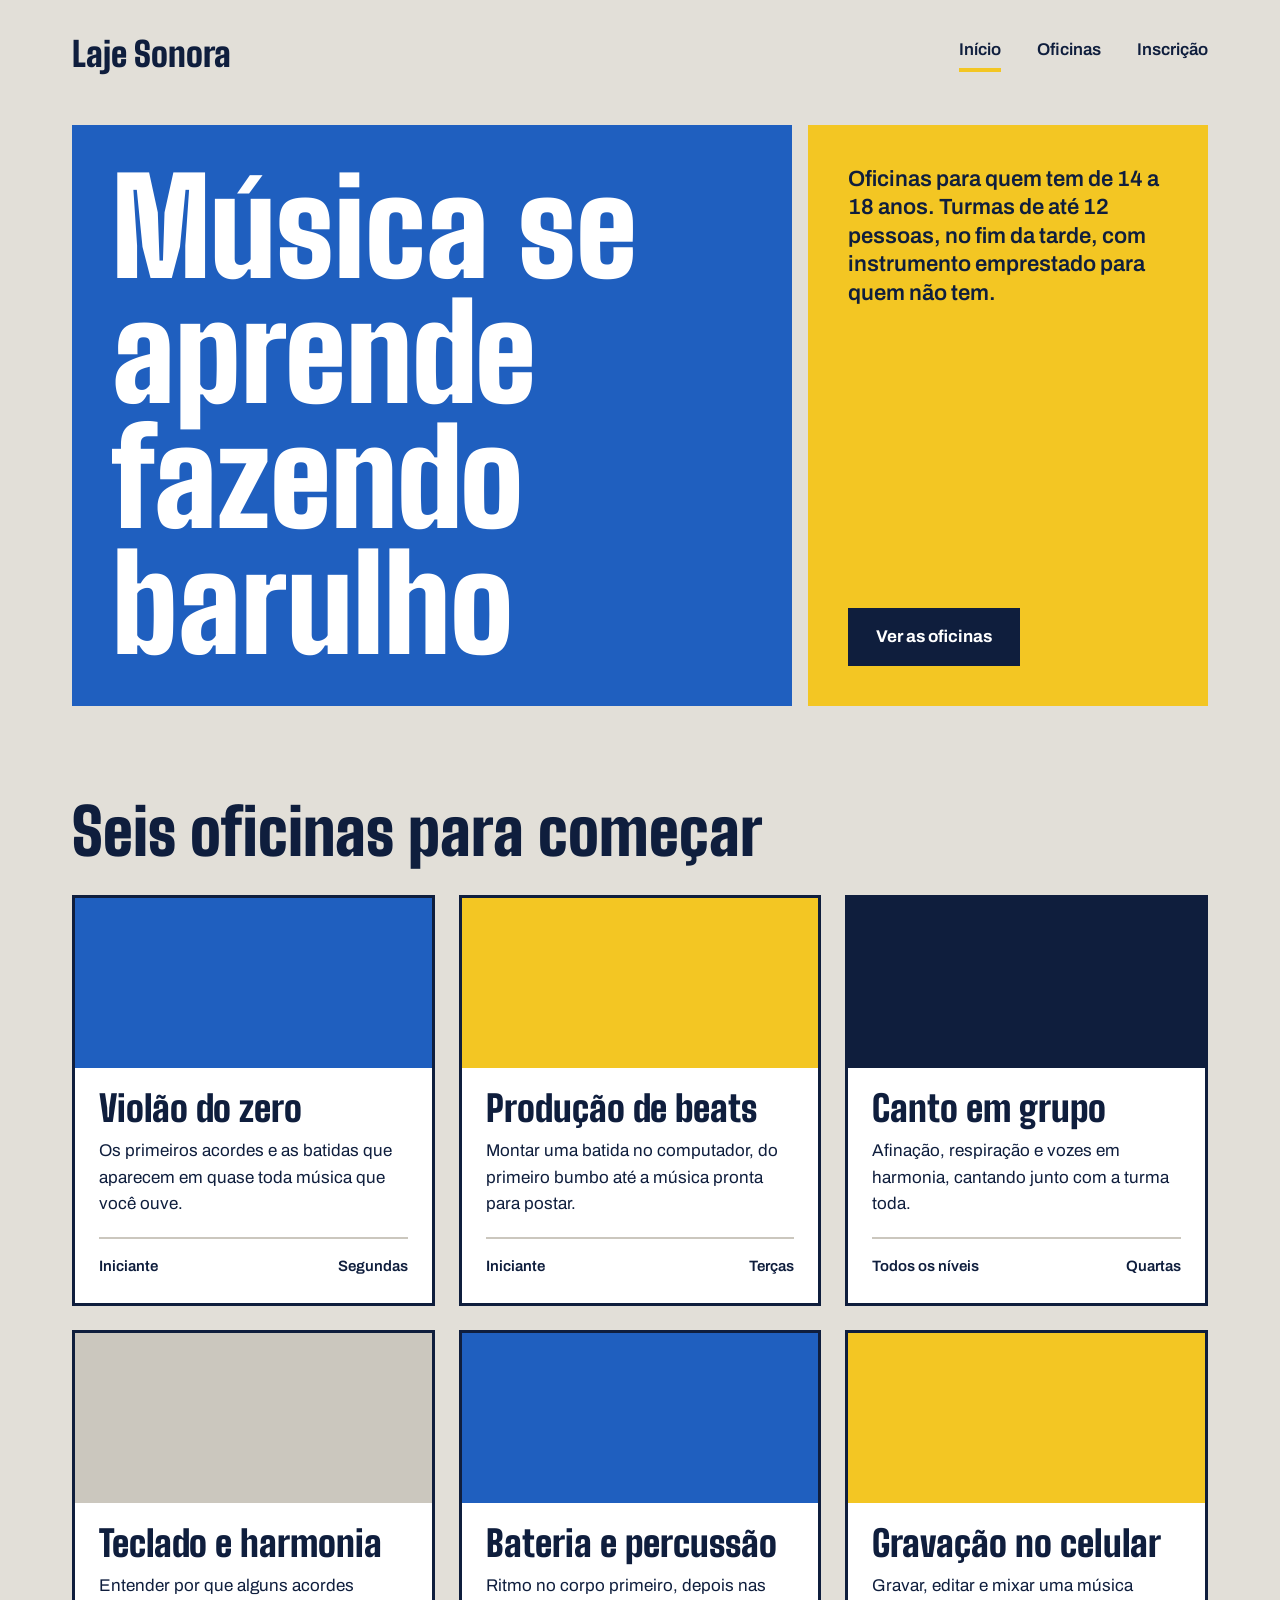
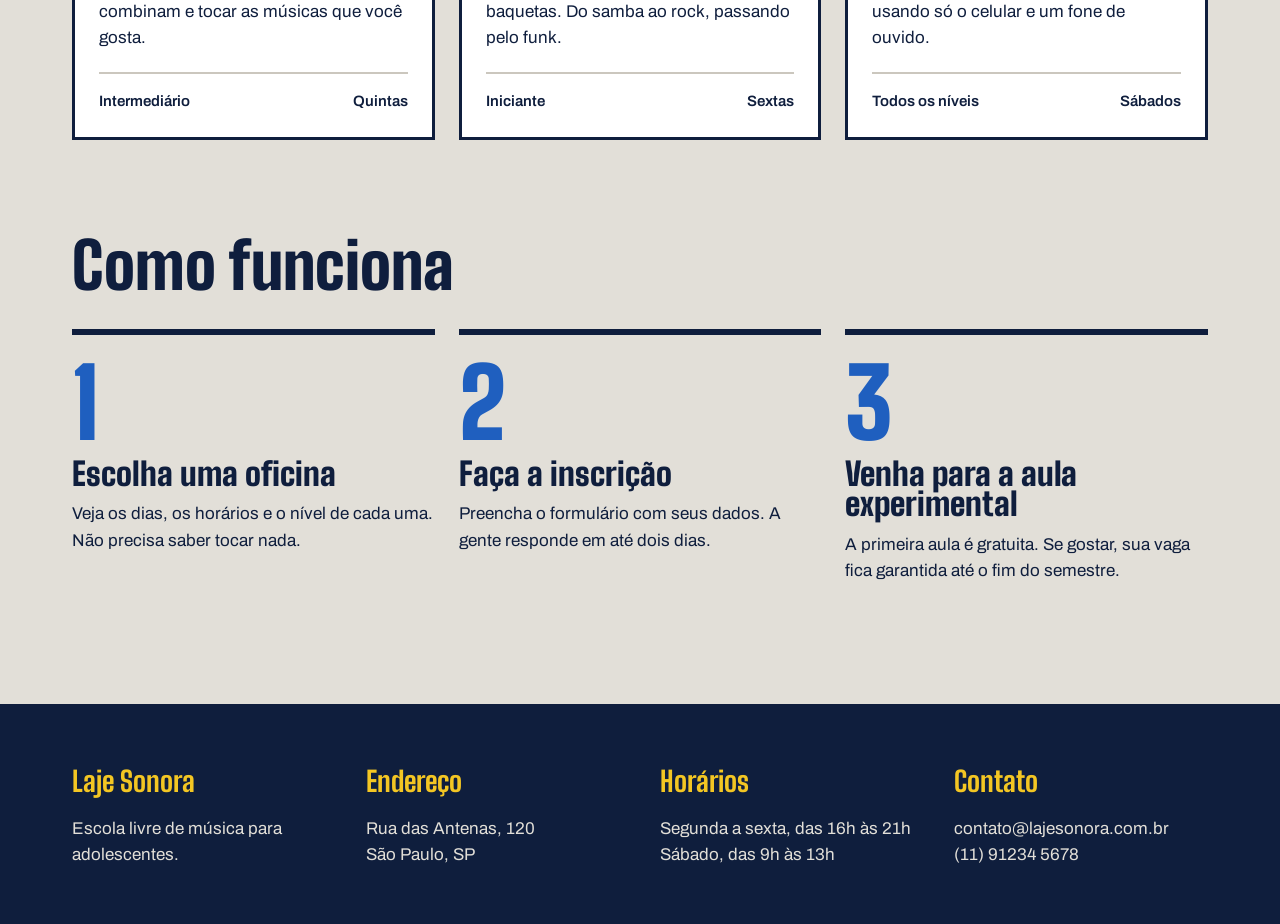
<file: index.html>
<!DOCTYPE html>
<html lang="pt-BR">
<head>
    <meta charset="UTF-8">
    <meta name="viewport" content="width=device-width, initial-scale=1.0">
    <link rel="preconnect" href="https://fonts.googleapis.com">
    <link rel="preconnect" href="https://fonts.gstatic.com" crossorigin>
    <link href="https://fonts.googleapis.com/css2?family=Archivo:ital,wght@0,100..900;1,100..900&family=Big+Shoulders:opsz,wght@10..72,100..900&display=swap" rel="stylesheet">
    <link rel="stylesheet" href="index.css">
    <title>Laje Sonora | Início</title>
</head>
<body>
    <header class="conteudo topo">
        <a href="index.html" class="logo">Laje Sonora</a>
        <nav class="menu">
            <a href="index.html" class="atual">Início</a>
            <a href="oficinas.html">Oficinas</a>
            <a href="inscricao.html">Inscrição</a>
        </nav>
    </header>

    <main>
        <section class="conteudo cartazes">
            <div class="cartaz cartaz-principal">
                <h1>Música se aprende fazendo barulho</h1>
            </div>
            <div class="cartaz cartaz-lateral">
                <p>Oficinas para quem tem de 14 a 18 anos. Turmas de até 12 pessoas, no fim da tarde, com instrumento emprestado para quem não tem.</p>
                <a href="oficinas.html" class="botao">Ver as oficinas</a>
            </div>
        </section>

        <section class="conteudo secao">
            <h2 class="titulo-secao">Seis oficinas para começar</h2>
            <div class="cards">
                <article class="card">
                    <div class="foto foto-azul"></div>
                    <div class="card-texto">
                        <h3>Violão do zero</h3>
                        <p>Os primeiros acordes e as batidas que aparecem em quase toda música que você ouve.</p>
                        <div class="card-info">
                            <span>Iniciante</span>
                            <span>Segundas</span>
                        </div>
                    </div>
                </article>

                <article class="card">
                    <div class="foto foto-amarela"></div>
                    <div class="card-texto">
                        <h3>Produção de beats</h3>
                        <p>Montar uma batida no computador, do primeiro bumbo até a música pronta para postar.</p>
                        <div class="card-info">
                            <span>Iniciante</span>
                            <span>Terças</span>
                        </div>
                    </div>
                </article>

                <article class="card">
                    <div class="foto foto-tinta"></div>
                    <div class="card-texto">
                        <h3>Canto em grupo</h3>
                        <p>Afinação, respiração e vozes em harmonia, cantando junto com a turma toda.</p>
                        <div class="card-info">
                            <span>Todos os níveis</span>
                            <span>Quartas</span>
                        </div>
                    </div>
                </article>

                <article class="card">
                    <div class="foto"></div>
                    <div class="card-texto">
                        <h3>Teclado e harmonia</h3>
                        <p>Entender por que alguns acordes combinam e tocar as músicas que você gosta.</p>
                        <div class="card-info">
                            <span>Intermediário</span>
                            <span>Quintas</span>
                        </div>
                    </div>
                </article>

                <article class="card">
                    <div class="foto foto-azul"></div>
                    <div class="card-texto">
                        <h3>Bateria e percussão</h3>
                        <p>Ritmo no corpo primeiro, depois nas baquetas. Do samba ao rock, passando pelo funk.</p>
                        <div class="card-info">
                            <span>Iniciante</span>
                            <span>Sextas</span>
                        </div>
                    </div>
                </article>

                <article class="card">
                    <div class="foto foto-amarela"></div>
                    <div class="card-texto">
                        <h3>Gravação no celular</h3>
                        <p>Gravar, editar e mixar uma música usando só o celular e um fone de ouvido.</p>
                        <div class="card-info">
                            <span>Todos os níveis</span>
                            <span>Sábados</span>
                        </div>
                    </div>
                </article>
            </div>
        </section>

        <section class="conteudo secao">
            <h2 class="titulo-secao">Como funciona</h2>
            <div class="passos">
                <div class="passo">
                    <p class="passo-numero">1</p>
                    <h3>Escolha uma oficina</h3>
                    <p>Veja os dias, os horários e o nível de cada uma. Não precisa saber tocar nada.</p>
                </div>

                <div class="passo">
                    <p class="passo-numero">2</p>
                    <h3>Faça a inscrição</h3>
                    <p>Preencha o formulário com seus dados. A gente responde em até dois dias.</p>
                </div>

                <div class="passo">
                    <p class="passo-numero">3</p>
                    <h3>Venha para a aula experimental</h3>
                    <p>A primeira aula é gratuita. Se gostar, sua vaga fica garantida até o fim do semestre.</p>
                </div>
            </div>
        </section>
    </main>

    <footer class="rodape">
        <div class="conteudo rodape-colunas">
            <div class="rodape-coluna">
                <h4>Laje Sonora</h4>
                <p>Escola livre de música para <br> adolescentes.</p>
            </div>
            <div class="rodape-coluna">
                <h4>Endereço</h4>
                <p>Rua das Antenas, 120 <br> São Paulo, SP</p>
            </div>
            <div class="rodape-coluna">
                <h4>Horários</h4>
                <p>Segunda a sexta, das 16h às 21h<br> Sábado, das 9h às 13h</p>
            </div>
            <div class="rodape-coluna">
                <h4>Contato</h4>
                <p>contato@lajesonora.com.br<br>(11) 91234 5678</p>
            </div>
        </div>
    </footer>
</body>
</html>
</file>
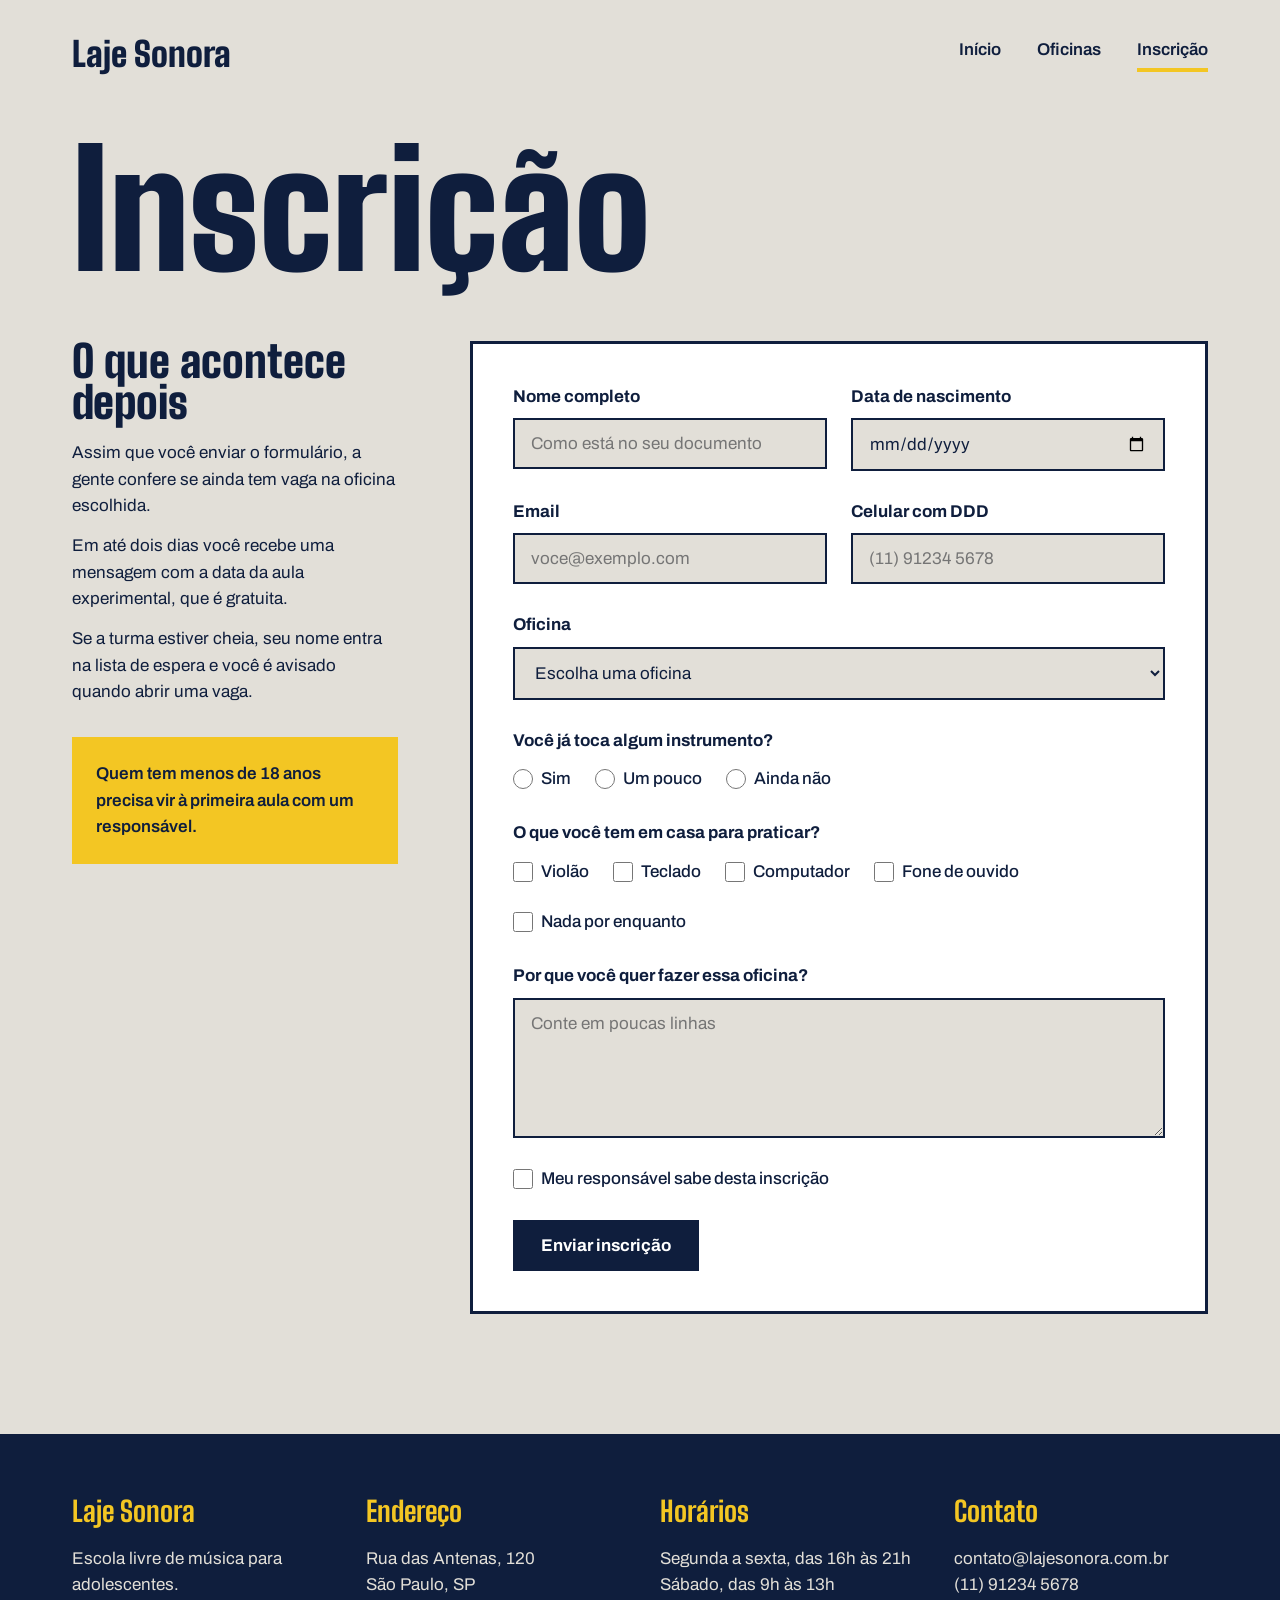
<file: inscricao.html>
<!DOCTYPE html>
<html lang="pt-BR">
<head>
    <meta charset="UTF-8">
    <meta name="viewport" content="width=device-width, initial-scale=1.0">
    <link rel="preconnect" href="https://fonts.googleapis.com">
    <link rel="preconnect" href="https://fonts.gstatic.com" crossorigin>
    <link href="https://fonts.googleapis.com/css2?family=Archivo:ital,wght@0,100..900;1,100..900&family=Big+Shoulders:opsz,wght@10..72,100..900&display=swap" rel="stylesheet">
    <link rel="stylesheet" href="inscricao.css">
    <title>Laje Sonora | Inscrição</title>
</head>
<body>
    <header class="conteudo topo">
        <a href="index.html" class="logo">Laje Sonora</a>
        <nav class="menu">
            <a href="index.html">Início</a>
            <a href="oficinas.html">Oficinas</a>
            <a href="inscricao.html" class="atual">Inscrição</a>
        </nav>
    </header>

    <main class="conteudo">
        <h1 class="titulo-pagina">Inscrição</h1>

        <div class="inscricao">
            <section class="explicacao">
                <h2>O que acontece depois</h2>
                <p>Assim que você enviar o formulário, a gente confere se ainda tem vaga na oficina escolhida.</p>
                <p>Em até dois dias você recebe uma mensagem com a data da aula experimental, que é gratuita.</p>
                <p>Se a turma estiver cheia, seu nome entra na lista de espera e você é avisado quando abrir uma vaga.</p>
                <p class="aviso">Quem tem menos de 18 anos precisa vir à primeira aula com um responsável.</p>
            </section>

            <form class="formulario" action="#" method="post">
                <div class="linha">
                    <div class="campo">
                        <label for="nome">Nome completo</label>
                        <input type="text" id="nome" name="nome" placeholder="Como está no seu documento" required>
                    </div>

                    <div class="campo">
                        <label for="nascimento">Data de nascimento</label>
                        <input type="date" id="nascimento" name="nascimento" required>
                    </div>
                </div>

                <div class="linha">
                    <div class="campo">
                        <label for="email">Email</label>
                        <input type="email" id="email" name="email" placeholder="voce@exemplo.com" required>
                    </div>

                    <div class="campo">
                        <label for="telefone">Celular com DDD</label>
                        <input type="tel" id="telefone" name="telefone" placeholder="(11) 91234 5678" required>
                    </div>
                </div>

                <div class="campo">
                    <label for="oficina">Oficina</label>
                    <select id="oficina" name="oficina" required>
                        <option value="">Escolha uma oficina</option>
                        <option value="violao">Violão do zero</option>
                        <option value="beats">Produção de beats</option>
                        <option value="canto">Canto em grupo</option>
                        <option value="teclado">Teclado e harmonia</option>
                        <option value="bateria">Bateria e percussão</option>
                        <option value="gravacao">Gravação no celular</option>
                    </select>
                </div>

                <fieldset class="grupo">
                    <legend>Você já toca algum instrumento?</legend>
                    <div class="opcoes">
                        <div class="opcao">
                            <input type="radio" id="tocaSim" name="toca" value="sim">
                            <label for="tocaSim">Sim</label>
                        </div>

                        <div class="opcao">
                            <input type="radio" id="tocaPouco" name="toca" value="pouco">
                            <label for="tocaPouco">Um pouco</label>
                        </div>

                        <div class="opcao">
                            <input type="radio" id="tocaNao" name="toca" value="nao">
                            <label for="tocaNao">Ainda não</label>
                        </div>
                    </div>
                </fieldset>

                <fieldset class="grupo">
                    <legend>O que você tem em casa para praticar?</legend>
                    <div class="opcoes">
                        <div class="opcao">
                            <input type="checkbox" id="temViolao" name="tem" value="violao">
                            <label for="temViolao">Violão</label>
                        </div>

                        <div class="opcao">
                            <input type="checkbox" id="temTeclado" name="tem" value="teclado">
                            <label for="temTeclado">Teclado</label>
                        </div>

                        <div class="opcao">
                            <input type="checkbox" id="temComputador" name="tem" value="computador">
                            <label for="temComputador">Computador</label>
                        </div>

                        <div class="opcao">
                            <input type="checkbox" id="temFone" name="tem" value="fone">
                            <label for="temFone">Fone de ouvido</label>
                        </div>

                        <div class="opcao">
                            <input type="checkbox" id="temNada" name="tem" value="nada">
                            <label for="temNada">Nada por enquanto</label>
                        </div>
                    </div>
                </fieldset>

                <div class="campo">
                    <label for="motivo">Por que você quer fazer essa oficina?</label>
                    <textarea id="motivo" name="motivo" placeholder="Conte em poucas linhas"></textarea>
                </div>

                <div class="opcao">
                    <input type="checkbox" id="responsavel" name="responsavel" required>
                    <label for="responsavel">Meu responsável sabe desta inscrição</label>
                </div>

                <div>
                    <button class="botao" type="submit">Enviar inscrição</button>
                </div>
            </form>
        </div>
    </main>

    <footer class="rodape">
        <div class="conteudo rodape-colunas">
            <div class="rodape-coluna">
                <h4>Laje Sonora</h4>
                <p>Escola livre de música para <br> adolescentes.</p>
            </div>
            <div class="rodape-coluna">
                <h4>Endereço</h4>
                <p>Rua das Antenas, 120 <br> São Paulo, SP</p>
            </div>
            <div class="rodape-coluna">
                <h4>Horários</h4>
                <p>Segunda a sexta, das 16h às 21h<br> Sábado, das 9h às 13h</p>
            </div>
            <div class="rodape-coluna">
                <h4>Contato</h4>
                <p>contato@lajesonora.com.br<br>(11) 91234 5678</p>
            </div>
        </div>
    </footer>
</body>
</html>
</file>
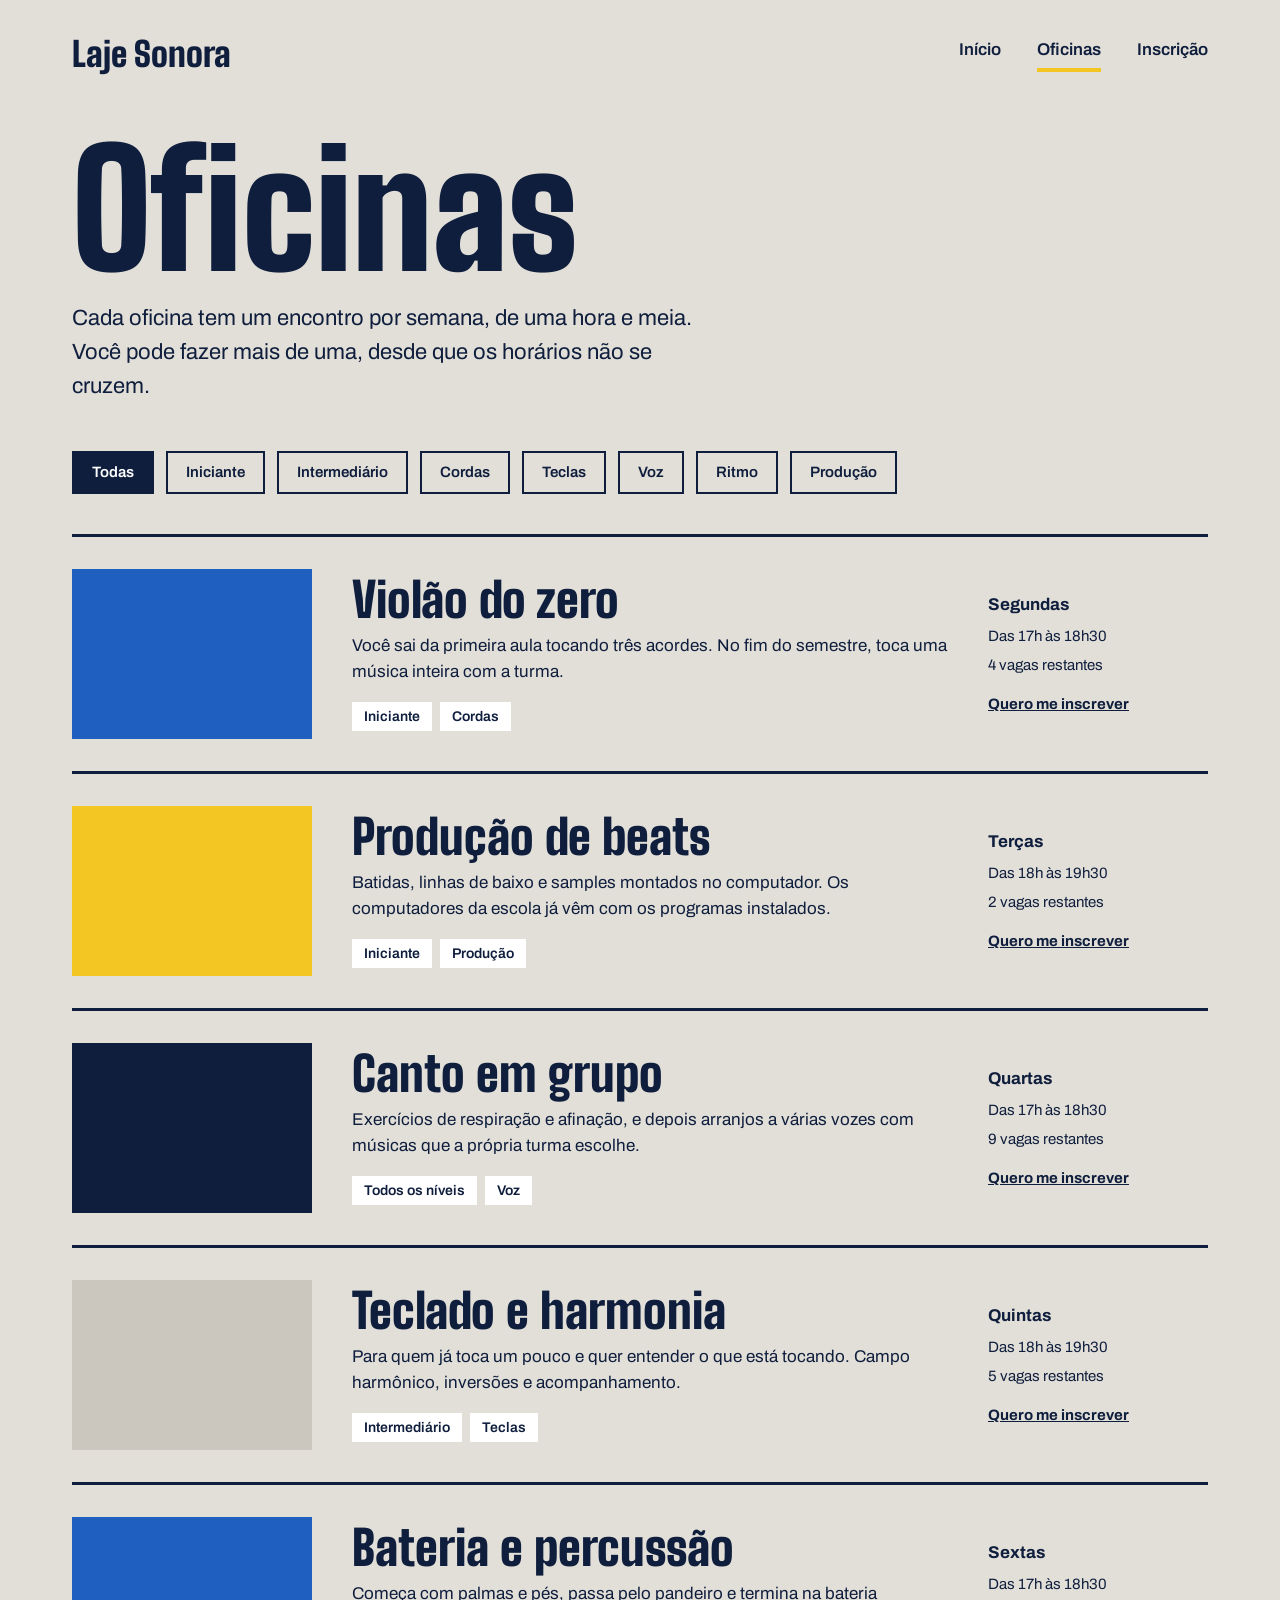
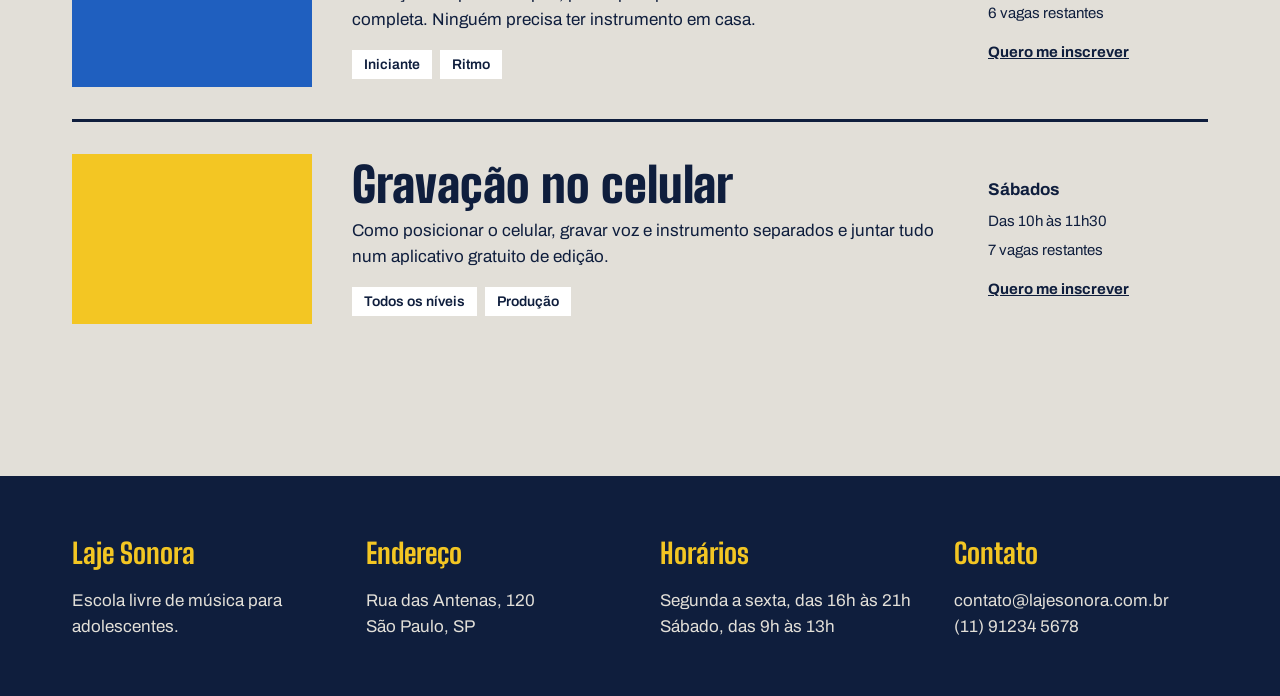
<file: oficinas.html>
<!DOCTYPE html>
<html lang="pt-BR">
<head>
    <meta charset="UTF-8">
    <meta name="viewport" content="width=device-width, initial-scale=1.0">
    <link rel="preconnect" href="https://fonts.googleapis.com">
    <link rel="preconnect" href="https://fonts.gstatic.com" crossorigin>
    <link href="https://fonts.googleapis.com/css2?family=Archivo:ital,wght@0,100..900;1,100..900&family=Big+Shoulders:opsz,wght@10..72,100..900&display=swap" rel="stylesheet">
    <link rel="stylesheet" href="oficinas.css">
    <title>Laje Sonora | Oficinas</title>
</head>
<body>
    <header class="conteudo topo">
        <a href="index.html" class="logo">Laje Sonora</a>
        <nav class="menu">
            <a href="index.html">Início</a>
            <a href="oficinas.html" class="atual">Oficinas</a>
            <a href="inscricao.html">Inscrição</a>
        </nav>
    </header>

    <main class="conteudo">
        <h1 class="titulo-pagina">Oficinas</h1>
        <p class="subtitulo-pagina">Cada oficina tem um encontro por semana, de uma hora e meia. Você pode fazer mais de uma, desde que os horários não se cruzem.</p>

        <div class="filtros">
            <span class="filtro ativo">Todas</span>
            <span class="filtro">Iniciante</span>
            <span class="filtro">Intermediário</span>
            <span class="filtro">Cordas</span>
            <span class="filtro">Teclas</span>
            <span class="filtro">Voz</span>
            <span class="filtro">Ritmo</span>
            <span class="filtro">Produção</span>
        </div>

        <div class="lista">
            <article class="oficina">
                <div class="foto foto-azul"></div>
                <div class="oficina-texto">
                    <h2>Violão do zero</h2>
                    <p>Você sai da primeira aula tocando três acordes. No fim do semestre, toca uma música inteira com a turma.</p>
                    <div class="etiquetas">
                        <span class="etiqueta">Iniciante</span>
                        <span class="etiqueta">Cordas</span>
                    </div>
                </div>
                <div class="oficina-detalhes">
                    <strong>Segundas</strong>
                    <span>Das 17h às 18h30</span>
                    <span>4 vagas restantes</span>
                    <a href="inscricao.html">Quero me inscrever</a>
                </div>
            </article>

            <article class="oficina">
                <div class="foto foto-amarela"></div>
                <div class="oficina-texto">
                    <h2>Produção de beats</h2>
                    <p>Batidas, linhas de baixo e samples montados no computador. Os computadores da escola já vêm com os programas instalados.</p>
                    <div class="etiquetas">
                        <span class="etiqueta">Iniciante</span>
                        <span class="etiqueta">Produção</span>
                    </div>
                </div>
                <div class="oficina-detalhes">
                    <strong>Terças</strong>
                    <span>Das 18h às 19h30</span>
                    <span>2 vagas restantes</span>
                    <a href="inscricao.html">Quero me inscrever</a>
                </div>
            </article>

            <article class="oficina">
                <div class="foto foto-tinta"></div>
                <div class="oficina-texto">
                    <h2>Canto em grupo</h2>
                    <p>Exercícios de respiração e afinação, e depois arranjos a várias vozes com músicas que a própria turma escolhe.</p>
                    <div class="etiquetas">
                        <span class="etiqueta">Todos os níveis</span>
                        <span class="etiqueta">Voz</span>
                    </div>
                </div>
                <div class="oficina-detalhes">
                    <strong>Quartas</strong>
                    <span>Das 17h às 18h30</span>
                    <span>9 vagas restantes</span>
                    <a href="inscricao.html">Quero me inscrever</a>
                </div>
            </article>

            <article class="oficina">
                <div class="foto"></div>
                <div class="oficina-texto">
                    <h2>Teclado e harmonia</h2>
                    <p>Para quem já toca um pouco e quer entender o que está tocando. Campo harmônico, inversões e acompanhamento.</p>
                    <div class="etiquetas">
                        <span class="etiqueta">Intermediário</span>
                        <span class="etiqueta">Teclas</span>
                    </div>
                </div>
                <div class="oficina-detalhes">
                    <strong>Quintas</strong>
                    <span>Das 18h às 19h30</span>
                    <span>5 vagas restantes</span>
                    <a href="inscricao.html">Quero me inscrever</a>
                </div>
            </article>

            <article class="oficina">
                <div class="foto foto-azul"></div>
                <div class="oficina-texto">
                    <h2>Bateria e percussão</h2>
                    <p>Começa com palmas e pés, passa pelo pandeiro e termina na bateria completa. Ninguém precisa ter instrumento em casa.</p>
                    <div class="etiquetas">
                        <span class="etiqueta">Iniciante</span>
                        <span class="etiqueta">Ritmo</span>
                    </div>
                </div>
                <div class="oficina-detalhes">
                    <strong>Sextas</strong>
                    <span>Das 17h às 18h30</span>
                    <span>6 vagas restantes</span>
                    <a href="inscricao.html">Quero me inscrever</a>
                </div>
            </article>

            <article class="oficina">
                <div class="foto foto-amarela"></div>
                <div class="oficina-texto">
                    <h2>Gravação no celular</h2>
                    <p>Como posicionar o celular, gravar voz e instrumento separados e juntar tudo num aplicativo gratuito de edição.</p>
                    <div class="etiquetas">
                        <span class="etiqueta">Todos os níveis</span>
                        <span class="etiqueta">Produção</span>
                    </div>
                </div>
                <div class="oficina-detalhes">
                    <strong>Sábados</strong>
                    <span>Das 10h às 11h30</span>
                    <span>7 vagas restantes</span>
                    <a href="inscricao.html">Quero me inscrever</a>
                </div>
            </article>
        </div>
    </main>

    <footer class="rodape">
        <div class="conteudo rodape-colunas">
            <div class="rodape-coluna">
                <h4>Laje Sonora</h4>
                <p>Escola livre de música para <br> adolescentes.</p>
            </div>
            <div class="rodape-coluna">
                <h4>Endereço</h4>
                <p>Rua das Antenas, 120 <br> São Paulo, SP</p>
            </div>
            <div class="rodape-coluna">
                <h4>Horários</h4>
                <p>Segunda a sexta, das 16h às 21h<br> Sábado, das 9h às 13h</p>
            </div>
            <div class="rodape-coluna">
                <h4>Contato</h4>
                <p>contato@lajesonora.com.br<br>(11) 91234 5678</p>
            </div>
        </div>
    </footer>
</body>
</html>
</file>
<file: index.css>
* {
    margin: 0;
    padding: 0;
    box-sizing: border-box;
}

:root {
    --concreto: #E2DFD8;
    --concreto-escuro: #CBC7BE;
    --tinta: #0F1E3D;
    --caixa-dagua: #1F5FBF;
    --fita: #F3C623;
    --branco: #FFFFFF;
    --fonte-cartaz: "Big Shoulders", "Arial Narrow", sans-serif;
    --fonte-texto: "Archivo", Arial, sans-serif;
}

body {
    background-color: var(--concreto);
    color: var(--tinta);
    font-family: var(--fonte-texto);
    font-size: 17px;
    line-height: 1.55;
}

a {
    color: inherit;
}

h1,
h2,
h3 {
    font-family: var(--fonte-cartaz);
    font-weight: 900;
    line-height: 0.95;
}

.conteudo {
    max-width: 1200px;
    margin-inline: auto;
    padding-inline: 32px;
}

.topo {
    padding-block: 28px;
    display: flex;
    justify-content: space-between;
    align-items: center;
}

.logo {
    font-family: var(--fonte-cartaz);
    font-size: 34px;
    font-weight: 900;
    text-decoration: none;
}

.menu {
    display: flex;
    gap: 36px;
}

.menu a {
    font-weight: 600;
    text-decoration: none;
    padding-bottom: 4px;
    border-bottom: 4px solid transparent;
}

.menu a:hover {
    border-bottom-color: var(--tinta);
}

.menu a.atual {
    border-bottom-color: var(--fita);
}

.cartazes {
    margin-top: 16px;
    display: flex;
    gap: 16px;
}

.cartaz {
    padding: 40px;
}

.cartaz-principal {
    background-color: var(--caixa-dagua);
    color: var(--branco);
    flex: 2;
}

.cartaz-principal h1 {
    font-size: 132px;
    max-width: 9ch;
}

.cartaz-lateral {
    background-color: var(--fita);
    flex: 1;
    display: flex;
    flex-direction: column;
    justify-content: space-between;
    gap: 32px;
    align-items: flex-start;
}

.cartaz-lateral p {
    font-size: 22px;
    font-weight: 600;
    line-height: 1.3;
}

.botao {
    background-color: var(--tinta);
    color: var(--branco);
    font-weight: 700;
    text-decoration: none;
    padding: 16px 28px;
    border: none;
    font-family: var(--fonte-texto);
    font-size: 17px;
    cursor: pointer;
}

.botao:hover {
    background-color: var(--caixa-dagua);
}

.secao {
    margin-top: 96px;
}

.titulo-secao {
    font-size: 64px;
    margin-bottom: 32px;
}

.cards {
    display: flex;
    flex-wrap: wrap;
    gap: 24px;
}

.card {
    background-color: var(--branco);
    border: 3px solid var(--tinta);
    flex: 1 1 340px;
}

.card .foto {
    height: 170px;
}

.foto {
    background-color: var(--concreto-escuro);
}

.foto-azul {
    background-color: var(--caixa-dagua);
}

.foto-amarela {
    background-color: var(--fita);
}

.foto-tinta {
    background-color: var(--tinta);
}

.card-texto {
    padding: 24px;
}

.card h3 {
    font-size: 36px;
    margin-bottom: 12px;
}

.card-info {
    margin-top: 20px;
    padding-top: 16px;
    border-top: 2px solid var(--concreto-escuro);
    font-weight: 600;
    font-size: 15px;
    display: flex;
    justify-content: space-between;
}

.passos {
    display: flex;
    gap: 24px;
}

.passo {
    flex: 1;
    border-top: 6px solid var(--tinta);
    padding-top: 20px;
}

.passo-numero {
    font-family: var(--fonte-cartaz);
    font-size: 96px;
    font-weight: 900;
    line-height: 1;
    color: var(--caixa-dagua);
}

.passo h3 {
    font-size: 32px;
    margin-block: 8px 12px;
}

.rodape {
    margin-top: 120px;
    background-color: var(--tinta);
    color: var(--concreto);
    padding-block: 56px;
}

.rodape-colunas {
    display: flex;
    gap: 40px;
}

.rodape-coluna {
    flex: 1;
}

.rodape h4 {
    font-family: var(--fonte-cartaz);
    font-size: 28px;
    color: var(--fita);
    margin-bottom: 12px;
}

@media (max-width: 800px) {
    .cartazes,
    .passos,
    .rodape-colunas {
        flex-direction: column;
    }

    .cartaz-principal h1 {
        font-size: 84px;
    }
}

@media (max-width: 800px) {
    .cartazes,
    .passos,
    .rodape-colunas {
        flex-direction: column;
    }

    .cartaz-principal h1 {
        font-size: 84px;
    }
}
</file>
<file: inscricao.css>
* {
    margin: 0;
    padding: 0;
    box-sizing: border-box;
}

:root {
    --concreto: #E2DFD8;
    --concreto-escuro: #CBC7BE;
    --tinta: #0F1E3D;
    --caixa-dagua: #1F5FBF;
    --fita: #F3C623;
    --branco: #FFFFFF;
    --fonte-cartaz: "Big Shoulders", "Arial Narrow", sans-serif;
    --fonte-texto: "Archivo", Arial, sans-serif;
}

body {
    background-color: var(--concreto);
    color: var(--tinta);
    font-family: var(--fonte-texto);
    font-size: 17px;
    line-height: 1.55;
}

a {
    color: inherit;
}

h1, h2, h3 {
    font-family: var(--fonte-cartaz);
    font-weight: 900;
    line-height: 0.95;
}
.titulo-pagina {
    font-size: 160px;
    margin-top: 24px;
}

.conteudo {
    max-width: 1200px;
    margin-inline: auto;
    padding-inline: 32px;
}

.topo {
    padding-block: 28px;
    display: flex;
    justify-content: space-between;
    align-items: center;
    
}

.logo {
    font-family: var(--fonte-cartaz);
    font-size: 34px;
    font-weight: 900;
    text-decoration: none;
}

.menu {
    display: flex;
    gap: 36px;
}

.menu a {
    font-weight: 600;
    text-decoration: none;
    padding-bottom: 4px;
    border-bottom: 4px solid transparent;
}

.menu a:hover {
    border-bottom-color: var(--tinta);
}

.menu a.atual {
    border-bottom-color: var(--fita);
}

.rodape {
    margin-top: 120px;
    background-color: var(--tinta);
    color: var(--concreto);
    padding-block: 56px;
}

.rodape-colunas {
    display: flex;
    gap: 40px;
}

.rodape-coluna {
    flex: 1;
}

.rodape h4 {
    font-family: var(--fonte-cartaz);
    font-size: 28px;
    color: var(--fita);
    margin-bottom: 12px;
}

.inscricao {
    margin-top: 56px;
    display: flex;
    gap: 72px;
}

.explicacao {
    flex: 1;
}

.explicacao h2 {
    font-size: 44px;
    margin-bottom: 16px;
}

.explicacao p + p {
    margin-top: 14px;
}

.explicacao .aviso {
    margin-top: 32px;
    padding: 24px;
    background-color: var(--fita);
    font-weight: 600;
}

.formulario {
    background-color: var(--branco);
    border: 3px solid var(--tinta);
    padding: 40px;
    flex: 2;
    display: flex;
    flex-direction: column;
    gap: 28px;
}

.linha {
    display: flex;
    gap: 24px;
}

.campo {
    flex: 1;
    display: flex;
    flex-direction: column;
    gap: 8px;
}

.grupo legend {
    margin-bottom: 12px;
}

.opcoes {
    display: flex;
    flex-wrap: wrap;
    gap: 24px;
}

.opcao {
    display: flex;
    align-items: center;
    gap: 8px;
}

.formulario label,
.formulario legend {
    font-weight: 700;
}

.formulario fieldset {
    border: none;
}

.formulario input[type="text"],
.formulario input[type="email"],
.formulario input[type="tel"],
.formulario input[type="date"],
.formulario select,
.formulario textarea {
    width: 100%;
    padding: 14px 16px;
    border: 2px solid var(--tinta);
    background-color: var(--concreto);
    font-family: var(--fonte-texto);
    font-size: 17px;
    color: var(--tinta);
}

.formulario input:focus,
.formulario select:focus,
.formulario textarea:focus {
    outline: 3px solid var(--caixa-dagua);
    outline-offset: 2px;
    background-color: var(--branco);
}

.formulario textarea {
    height: 140px;
    resize: vertical;
}

.formulario .opcao label {
    font-weight: 500;
}

.formulario input[type="radio"],
.formulario input[type="checkbox"] {
    width: 20px;
    height: 20px;
    accent-color: var(--caixa-dagua);
}

.botao {
    background-color: var(--tinta);
    color: var(--branco);
    font-weight: 700;
    text-decoration: none;
    padding: 16px 28px;
    border: none;
    font-family: var(--fonte-texto);
    font-size: 17px;
    cursor: pointer;
}

.botao:hover {
    background-color: var(--caixa-dagua);
}

@media (max-width: 800px) {
    .inscricao,
    .linha,
    .rodape-colunas {
        flex-direction: column;
    }

    .titulo-pagina {
        font-size: 96px;
    }
}
</file>
<file: oficinas.css>
* {
    margin: 0;
    padding: 0;
    box-sizing: border-box;
}

:root {
    --concreto: #E2DFD8;
    --concreto-escuro: #CBC7BE;
    --tinta: #0F1E3D;
    --caixa-dagua: #1F5FBF;
    --fita: #F3C623;
    --branco: #FFFFFF;
    --fonte-cartaz: "Big Shoulders", "Arial Narrow", sans-serif;
    --fonte-texto: "Archivo", Arial, sans-serif;
}

body {
    background-color: var(--concreto);
    color: var(--tinta);
    font-family: var(--fonte-texto);
    font-size: 17px;
    line-height: 1.55;
}

a {
    color: inherit;
}

h1,
h2,
h3 {
    font-family: var(--fonte-cartaz);
    font-weight: 900;
    line-height: 0.95;
}

.conteudo {
    max-width: 1200px;
    margin-inline: auto;
    padding-inline: 32px;
}

.topo {
    padding-block: 28px;
    display: flex;
    justify-content: space-between;
    align-items: center;
}

.logo {
    font-family: var(--fonte-cartaz);
    font-size: 34px;
    font-weight: 900;
    text-decoration: none;
}

.menu {
    display: flex;
    gap: 36px;
}

.menu a {
    font-weight: 600;
    text-decoration: none;
    padding-bottom: 4px;
    border-bottom: 4px solid transparent;
}

.menu a:hover {
    border-bottom-color: var(--tinta);
}

.menu a.atual {
    border-bottom-color: var(--fita);
}

.foto {
    background-color: var(--concreto-escuro);
}

.foto-azul {
    background-color: var(--caixa-dagua);
}

.foto-amarela {
    background-color: var(--fita);
}

.foto-tinta {
    background-color: var(--tinta);
}

.titulo-pagina {
    font-size: 160px;
    margin-top: 24px;
}

.subtitulo-pagina {
    font-size: 22px;
    max-width: 640px;
    margin-top: 16px;
}

.filtros {
    margin-top: 48px;
    display: flex;
    flex-wrap: wrap;
    gap: 12px;
}

.filtro {
    border: 2px solid var(--tinta);
    padding: 8px 18px;
    font-weight: 600;
    font-size: 15px;
}

.filtro.ativo {
    background-color: var(--tinta);
    color: var(--branco);
}

.lista {
    margin-top: 40px;
}

.oficina {
    padding-block: 32px;
    border-top: 3px solid var(--tinta);
    display: flex;
    align-items: center;
    gap: 40px;
}

.oficina .foto {
    width: 240px;
    height: 170px;
    flex-shrink: 0;
}

.oficina-texto {
    flex: 1;
}

.oficina h2 {
    font-size: 48px;
    margin-bottom: 10px;
}

.etiquetas {
    margin-top: 16px;
    display: flex;
    gap: 8px;
}

.etiqueta {
    background-color: var(--branco);
    padding: 4px 12px;
    font-size: 14px;
    font-weight: 600;
}

.oficina-detalhes {
    width: 220px;
    font-size: 15px;
    display: flex;
    flex-direction: column;
    gap: 6px;
}

.oficina-detalhes strong {
    font-size: 17px;
}

.oficina-detalhes a {
    margin-top: 10px;
    font-weight: 700;
}

.rodape {
    margin-top: 120px;
    background-color: var(--tinta);
    color: var(--concreto);
    padding-block: 56px;
}

.rodape-colunas {
    display: flex;
    gap: 40px;
}

.rodape-coluna {
    flex: 1;
}

.rodape h4 {
    font-family: var(--fonte-cartaz);
    font-size: 28px;
    color: var(--fita);
    margin-bottom: 12px;
}

@media (max-width: 800px) {
    .oficina,
    .rodape-colunas {
        flex-direction: column;
        align-items: stretch;
    }

    .titulo-pagina {
        font-size: 96px;
    }

    .oficina .foto,
    .oficina-detalhes {
        width: 100%;
    }
}

@media (max-width: 800px) {
    .oficina,
    .rodape-colunas {
        flex-direction: column;
        align-items: stretch;
    }

    .titulo-pagina {
        font-size: 96px;
    }

    .oficina .foto,
    .oficina-detalhes {
        width: 100%;
    }
}
</file>
